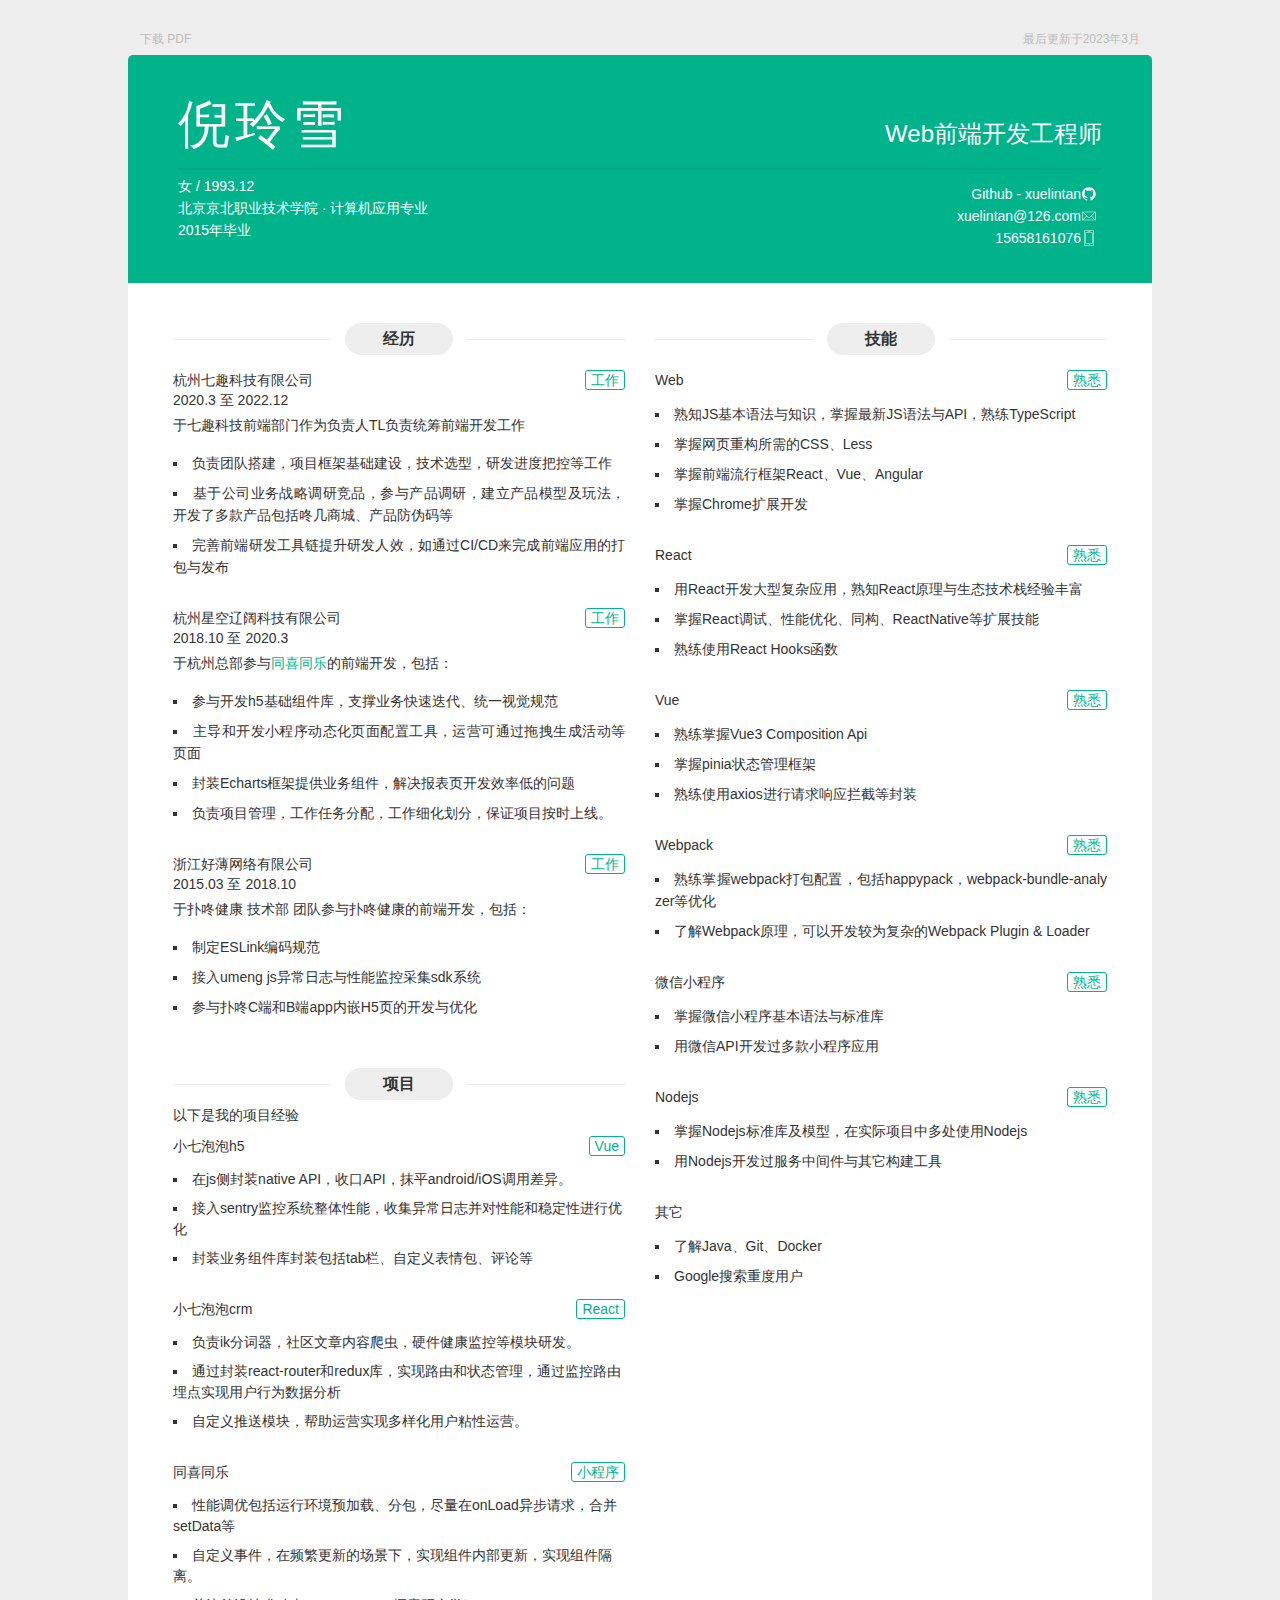
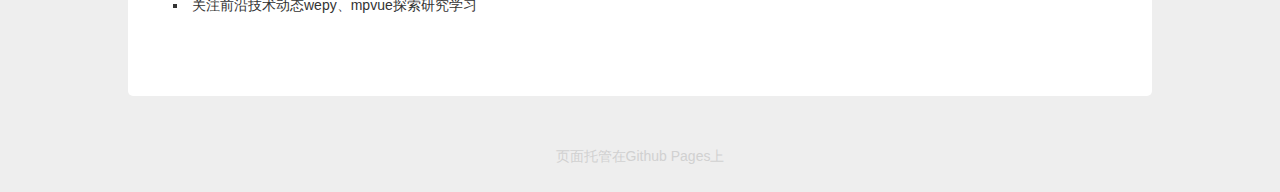
<file: index.html>
<!DOCTYPE html><html><head><meta charset="utf-8"><meta http-equiv="X-UA-Compatible" content="IE=edge"><meta name="viewport" content="width=device-width, initial-scale=1"><title>简历 | 倪玲雪</title><style rel="stylesheet">a,abbr,acronym,address,applet,article,aside,audio,b,big,blockquote,body,canvas,caption,center,cite,code,dd,del,details,dfn,div,dl,dt,em,embed,fieldset,figcaption,figure,footer,form,h1,h2,h3,h4,h5,h6,header,hgroup,html,i,iframe,img,ins,kbd,label,legend,li,mark,menu,nav,object,ol,output,p,pre,q,ruby,s,samp,section,small,span,strike,strong,sub,summary,sup,table,tbody,td,tfoot,th,thead,time,tr,tt,u,ul,var,video{margin:0;padding:0;border:0;font:inherit;font-size:100%;vertical-align:baseline}html{line-height:1}ol,ul{list-style:none}table{border-collapse:collapse;border-spacing:0}caption,td,th{text-align:left;font-weight:400;vertical-align:middle}blockquote,q{quotes:none}blockquote:after,blockquote:before,q:after,q:before{content:"";content:none}a img{border:none}elements-of-type(html5-block){display:block}*{-webkit-box-sizing:border-box;box-sizing:border-box;-webkit-user-select:none;-moz-user-select:none;-ms-user-select:none;user-select:none}body{color:#333;font-size:14px;line-height:1.5;font-family:Helvetica Neue,Helvetica,Arial,Microsoft YaHei,sans-serif;-webkit-font-smoothing:antialiased;-webkit-text-size-adjust:none;background-color:#eee;overflow:auto;padding-top:5px}@media screen and (max-width:1024px){body{padding-top:0}}a{text-decoration:none;color:#00b38a;-webkit-transition:all .2s ease-in-out;transition:all .2s ease-in-out}.last-modified{position:absolute;top:30px;left:50%;width:1000px;color:#bbb;margin-left:-500px;font-size:12px;text-align:right}@media screen and (max-width:1024px){.last-modified{display:none}}@media print{.last-modified{display:none}}.download-pdf{position:absolute;top:30px;left:50%;color:#bbb;margin-left:-500px;font-size:12px;text-align:right}@media screen and (max-width:1024px){.download-pdf{display:none}}@media print{.download-pdf{display:none}}.content{position:relative;width:1024px;margin:50px auto;border-radius:5px;background-color:#fff;overflow:hidden}@media screen and (max-width:1024px){.content{width:100%;margin:0;border-radius:0}}.content-hd{width:100%;padding:30px 50px;color:#fff;background-color:#00b38a;overflow:hidden}@media screen and (max-width:720px){.content-hd{padding:25px 30px}}@media print{.content-hd{color:#000;background-color:#fff}}.content-hd .title{width:100%;border-bottom:2px solid #00a982;font-size:52px;font-weight:300;overflow:hidden;padding-bottom:5px;margin-bottom:5px}.content-hd .contact,.content-hd .info,.content-hd .job,.content-hd .name{width:50%}@media screen and (max-width:720px){.content-hd .contact,.content-hd .info,.content-hd .job,.content-hd .name{width:100%;text-align:center}}.content-hd .name{float:left}.content-hd .name h1{font-family:Lucida Grande,Hiragino Sans GB,Hiragino Sans GB W3,Helvetica Neue,Helvetica,Arial,Microsoft YaHei,sans-serif;font-weight:500;letter-spacing:5px}@media screen and (max-width:720px){.content-hd .name h1{letter-spacing:0;line-height:1.25;margin-top:10px}}.content-hd .name h1 small{font-weight:400;letter-spacing:0;font-size:24px;padding-left:10px}@media screen and (max-width:720px){.content-hd .name h1 small{display:block;padding-left:0;font-size:20px;line-height:1}}.content-hd .job{float:right;text-align:right}@media screen and (max-width:720px){.content-hd .job{text-align:center}}.content-hd .job h2{display:inline-block;font-size:24px}@media screen and (max-width:720px){.content-hd .job h2{border-top:1px solid #00a982;margin:5px auto 0;padding:10px}}.content-hd .info{float:left;line-height:22px}.content-hd .contact{float:right;text-align:right;padding-right:5px}.content-hd .contact ul{margin:8px 0 4px}@media screen and (max-width:720px){.content-hd .contact ul{text-align:center;margin:16px 0 0}}.content-hd .contact ul>li{height:22px}@media screen and (max-width:720px){.content-hd .contact ul>li{display:inline-block}}.content-hd .contact ul>li>a{color:#fff;font-family:Lucida Grande,Hiragino Sans GB,Hiragino Sans GB W3,Helvetica Neue,Helvetica,Arial,Microsoft YaHei,sans-serif;font-size:14px;line-height:22px}@media print{.content-hd .contact ul>li>a{color:#000}}.content-hd .contact ul>li>a:hover{color:#e8e8e8}@media screen and (max-width:720px){.content-hd .contact ul>li>a .contact-link{display:none}}.content-hd .contact ul>li>a .iconfont{fill:#fff;vertical-align:text-top}@media screen and (max-width:720px){.content-hd .contact ul>li>a .iconfont{margin:5px 8px}}.content-bd{width:100%;min-height:200px;padding:20px 30px 50px;overflow:hidden}@media screen and (max-width:720px){.content-bd{padding:20px 20px 50px}}.content-bd .content-left,.content-bd .content-right{width:50%}@media screen and (max-width:1024px){.content-bd .content-left,.content-bd .content-right{width:100%}}.content-bd .content-left{float:left}.content-bd .content-right{float:right}.content-bd section{overflow:hidden;padding:10px 15px}.content-bd .section-hd{position:relative;height:32px;margin:10px auto 5px;overflow:hidden}.content-bd .section-bd{overflow:hidden}.content-bd .section-bd ul li{margin-top:8px;list-style:square inside}.content-bd .section-bd .item{margin-bottom:20px}.content-bd .section-title-l,.content-bd .section-title-r{position:absolute;top:50%;display:inline-block;width:35%;height:0;vertical-align:middle;border-top:1px solid #ededed}.content-bd .section-title-l{left:0}.content-bd .section-title-r{right:0}.content-bd .section-title{position:relative;z-index:1;width:24%;min-width:100px;margin:0 auto;padding:4px 10px;border-radius:32px;font-size:16px;font-weight:700;text-align:center;background-color:#eee}.content-bd .section-list{padding:10px 0 5px}.content-bd .item-hd{position:relative;padding:10px 0 5px;line-height:20px;overflow:hidden;font-weight:500;min-height:30px}.content-bd .item-hd .item-time{display:inline-block;float:left;width:25%}@media screen and (max-width:720px){.content-bd .item-hd .item-time{width:100%;margin-bottom:5px}}.content-bd .item-hd .item-more{position:absolute;top:10px;right:0}.content-bd .item-hd .item-name{float:left}.content-bd .item-bd{margin-bottom:5px}.content-bd .item-des{margin-bottom:16px}.content-bd .section-content{text-align:justify;word-break:break-all;line-height:22px}.content-bd .section-content em{display:inline-block;font-family:Menlo,Helvetica Neue,Helvetica,Arial,Microsoft YaHei,sans-serif;font-size:12px;line-height:14px;border:1px solid #d1d1d1;border-radius:3px;margin:2px;padding:0 3px;background-color:#f7f7f7}.content-bd .section-content strong{font-family:Helvetica Neue,Helvetica,Arial,Microsoft YaHei,sans-serif;font-size:12px;line-height:14px;border:1px solid #f3f3f3;border-radius:3px;font-weight:500;color:#444;margin:2px;padding:0 3px;background-color:#f6f6f6}.content-bd .practice .item-time{width:100%}.btn{display:inline-block;padding:0 5px;border:1px solid #00b38a;border-radius:3px;color:#00b38a;font-family:Menlo,Helvetica Neue,Helvetica,Arial,Microsoft YaHei,sans-serif;font-size:14px;line-height:18px;text-align:center}.btn:hover{color:#fff;background-color:#00b38a}.github-footer{text-align:center}.github-footer .footer-link{display:inline-block;color:#d1d1d1;margin-bottom:25px}@media screen and (max-width:1024px){.github-footer .footer-link{margin-top:25px}}@media print{.github-footer{display:none}}</style><base target="_blank"></head><body><p class="last-modified">最后更新于2023年3月</p><a class="download-pdf" href="resume.pdf">下载 PDF</a><main class="content"><header class="content-hd"><section class="title"><div class="name"><h1>倪玲雪</h1></div><div class="job"><h2>Web前端开发工程师</h2></div></section><section class="info"><ul><li>女 / 1993.12</li><li>北京京北职业技术学院 · 计算机应用专业</li><li>2015年毕业</li></ul></section><section class="contact"><ul><li><a href="https://github.com/xuelintan"><span class="contact-link">Github - xuelintan</span><span class="iconfont"><svg width="16px" height="16px" viewBox="0 0 1024 1024"><path d="M941.714 512q0 143.433-83.712 258.011t-216.283 158.574q-15.433 2.853-22.565-3.986t-7.131-17.152v-120.576q0-55.442-29.696-81.152 32.585-3.438 58.587-10.277t53.723-22.272 46.299-37.998 30.281-60.014 11.703-86.016q0-69.157-45.129-117.723 21.138-52.005-4.571-116.553-16.018-5.157-46.299 6.29t-52.553 25.161l-21.723 13.714q-53.138-14.848-109.714-14.848t-109.714 14.848q-9.143-6.29-24.283-15.433t-47.726-22.016-49.152-7.717q-25.161 64.585-3.986 116.553-45.129 48.567-45.129 117.723 0 48.567 11.703 85.723t29.989 60.014 46.007 38.29 53.723 22.272 58.587 10.277q-22.857 20.553-28.014 58.843-11.995 5.705-25.71 8.558t-32.585 2.853-37.413-12.288-31.707-35.73q-10.862-18.286-27.721-29.696t-28.27-13.714l-11.447-1.719q-11.995 0-16.567 2.56t-2.853 6.583 5.157 8.009 7.424 6.839l3.986 2.853q12.581 5.705 24.869 21.723t17.993 29.147l5.705 13.129q7.424 21.723 25.161 35.145t38.29 17.152 39.717 3.986 31.707-2.011l13.129-2.304q0 21.723 0.293 50.871t0.293 30.866q0 10.277-7.424 17.152t-22.857 3.986q-132.571-43.995-216.283-158.574t-83.712-258.011q0-119.442 58.843-220.27t159.707-159.707 220.27-58.843 220.27 58.843 159.707 159.707 58.843 220.27z"></path></svg></span></a></li><li><a href="mailto:xuelintan@126.com"><span class="contact-link">xuelintan@126.com</span><span class="iconfont"><svg width="16px" height="16px" viewBox="0 0 1024 1024"><path d="M903.808 239.04l-818.304 0 0 545.92 852.992 0 0-545.92-34.688 0zM869.664 273.152l-329.536 329.536c-15.04 15.04-41.248 15.04-56.288 0l-329.6-329.536 715.392 0zM119.616 286.752l221.536 221.504-221.536 221.536 0-443.072zM146.848 750.848l218.464-218.432 94.432 94.4c13.952 13.952 32.512 21.664 52.256 21.664s38.304-7.712 52.256-21.664l94.432-94.432 218.432 218.432-730.304 0zM904.384 729.824l-221.536-221.568 221.536-221.568 0 443.136z"></path></svg></span></a></li><li><a href="tel:15658161076"><span class="contact-link">15658161076</span><span class="iconfont"><svg width="16px" height="16px" viewBox="0 0 1024 1024"><path d="M256 1024l512 0c26.464 0 48-21.536 48-48l0-928c0-26.464-21.536-48-48-48l-512 0c-26.464 0-48 21.536-48 48l0 928c0 26.464 21.536 48 48 48zM240 48c0-8.832 7.168-16 16-16l512 0c8.832 0 16 7.168 16 16l0 928c0 8.832-7.168 16-16 16l-512 0c-8.832 0-16-7.168-16-16l0-928zM288 864l448 0c8.832 0 16-7.168 16-16l0-672c0-8.832-7.168-16-16-16l-448 0c-8.832 0-16 7.168-16 16l0 672c0 8.832 7.168 16 16 16zM304 192l416 0 0 640-416 0 0-640zM496 928c0 17.664 14.336 32 32 32s32-14.336 32-32c0-17.664-14.336-32-32-32-17.664 0-32 14.336-32 32zM448 128l128 0c8.832 0 16-7.168 16-16s-7.168-16-16-16l-128 0c-8.832 0-16 7.168-16 16s7.168 16 16 16z"></path></svg></span></a></li></ul></section></header><div class="content-bd"><div class="content-left"><section class="practice"><header class="section-hd"><span class="section-title-l"></span><h2 class="section-title">经历</h2><span class="section-title-r"></span></header><div class="section-bd"><div class="item"><header class="item-hd"><h3 class="item-name">杭州七趣科技有限公司</h3><span class="item-time">2020.3 至 2022.12</span><a class="btn item-more">工作</a></header><div class="item-bd"><p class="item-des">于七趣科技前端部门作为负责人TL负责统筹前端开发工作</p><ul class="section-content"><li>负责团队搭建，项目框架基础建设，技术选型，研发进度把控等工作</li><li>基于公司业务战略调研竞品，参与产品调研，建立产品模型及玩法，开发了多款产品包括咚几商城、产品防伪码等</li><li>完善前端研发工具链提升研发人效，如通过CI/CD来完成前端应用的打包与发布</li></ul></div></div><div class="item"><header class="item-hd"><h3 class="item-name">杭州星空辽阔科技有限公司</h3><span class="item-time">2018.10 至 2020.3</span><a class="btn item-more" href="https://accounts.extstars.com/login">工作</a></header><div class="item-bd"><p class="item-des">于杭州总部参与<a href="http://www.hztxtl.com/">同喜同乐</a>的前端开发，包括：</p><ul class="section-content"><li>参与开发h5基础组件库，支撑业务快速迭代、统一视觉规范</li><li>主导和开发小程序动态化页面配置工具，运营可通过拖拽生成活动等页面</li><li>封装Echarts框架提供业务组件，解决报表页开发效率低的问题</li><li>负责项目管理，工作任务分配，工作细化划分，保证项目按时上线。</li></ul></div></div><div class="item"><header class="item-hd"><h3 class="item-name">浙江好薄网络有限公司</h3><span class="item-time">2015.03 至 2018.10</span><a class="btn item-more">工作</a></header><div class="item-bd"><p class="item-des">于扑咚健康 技术部 团队参与扑咚健康的前端开发，包括：</p><ul class="section-content"><li>制定ESLink编码规范</li><li>接入umeng js异常日志与性能监控采集sdk系统</li><li>参与扑咚C端和B端app内嵌H5页的开发与优化</li></ul></div></div></div></section><section class="project"><header class="section-hd"><span class="section-title-l"></span><h2 class="section-title">项目</h2><span class="section-title-r"></span></header><div class="section-bd">以下是我的项目经验<div class="item"><header class="item-hd"><h3 class="item-name">小七泡泡h5</h3><a class="btn item-more">Vue</a></header><div class="item-bd"><ul><li>在js侧封装native API，收口API，抹平android/iOS调用差异。</li><li>接入sentry监控系统整体性能，收集异常日志并对性能和稳定性进⾏优化</li><li>封装业务组件库封装包括tab栏、⾃定义表情包、评论等</li></ul></div></div><div class="item"><header class="item-hd"><h3 class="item-name">⼩七泡泡crm</h3><a class="btn item-more">React</a></header><div class="item-bd"><ul><li>负责ik分词器，社区⽂章内容爬虫，硬件健康监控等模块研发。</li><li>通过封装react-router和redux库，实现路由和状态管理，通过监控路由埋点实现⽤户⾏为数据分析</li><li>自定义推送模块，帮助运营实现多样化用户粘性运营。</li></ul></div></div><div class="item"><header class="item-hd"><h3 class="item-name">同喜同乐</h3><a class="btn item-more">小程序</a></header><div class="item-bd"><ul><li>性能调优包括运行环境预加载、分包，尽量在onLoad异步请求，合并setData等</li><li>自定义事件，在频繁更新的场景下，实现组件内部更新，实现组件隔离。</li><li>关注前沿技术动态wepy、mpvue探索研究学习</li></ul></div></div></div></section></div><div class="content-right"><section class="skill"><header class="section-hd"><span class="section-title-l"></span><h2 class="section-title">技能</h2><span class="section-title-r"></span></header><div class="section-bd"><div class="item"><header class="item-hd"><span class="item-time">Web</span><a class="btn item-more">熟悉</a></header><div class="item-bd"><ul class="section-content"><li>熟知JS基本语法与知识，掌握最新JS语法与API，熟练TypeScript</li><li>掌握网页重构所需的CSS、Less</li><li>掌握前端流行框架React、Vue、Angular</li><li>掌握Chrome扩展开发</li></ul></div></div><div class="item"><header class="item-hd"><span class="item-time">React</span><a class="btn item-more">熟悉</a></header><div class="item-bd"><ul class="section-content"><li>用React开发大型复杂应用，熟知React原理与生态技术栈经验丰富</li><li>掌握React调试、性能优化、同构、ReactNative等扩展技能</li><li>熟练使用React Hooks函数</li></ul></div></div><div class="item"><header class="item-hd"><span class="item-time">Vue</span><a class="btn item-more">熟悉</a></header><div class="item-bd"><ul class="section-content"><li>熟练掌握Vue3 Composition Api</li><li>掌握pinia状态管理框架</li><li>熟练使用axios进行请求响应拦截等封装</li></ul></div></div><div class="item"><header class="item-hd"><span class="item-time">Webpack</span><a class="btn item-more">熟悉</a></header><div class="item-bd"><ul class="section-content"><li>熟练掌握webpack打包配置，包括happypack，webpack-bundle-analyzer等优化</li><li>了解Webpack原理，可以开发较为复杂的Webpack Plugin &amp; Loader</li></ul></div></div><div class="item"><header class="item-hd"><span class="item-time">微信小程序</span><a class="btn item-more">熟悉</a></header><div class="item-bd"><ul class="section-content"><li>掌握微信小程序基本语法与标准库</li><li>用微信API开发过多款小程序应用</li></ul></div></div><div class="item"><header class="item-hd"><span class="item-time">Nodejs</span><a class="btn item-more">熟悉</a></header><div class="item-bd"><ul class="section-content"><li>掌握Nodejs标准库及模型，在实际项目中多处使用Nodejs</li><li>用Nodejs开发过服务中间件与其它构建工具</li></ul></div></div><div class="item"><header class="item-hd"><span class="item-time">其它</span></header><div class="item-bd"><ul class="section-content"><li>了解Java、Git、Docker</li><li>Google搜索重度用户</li></ul></div></div></div></section></div></div></main><footer class="github-footer"><a class="footer-link" href="https://github.com/nilingxue/resume">页面托管在Github Pages上</a></footer></body></html>
</file>
